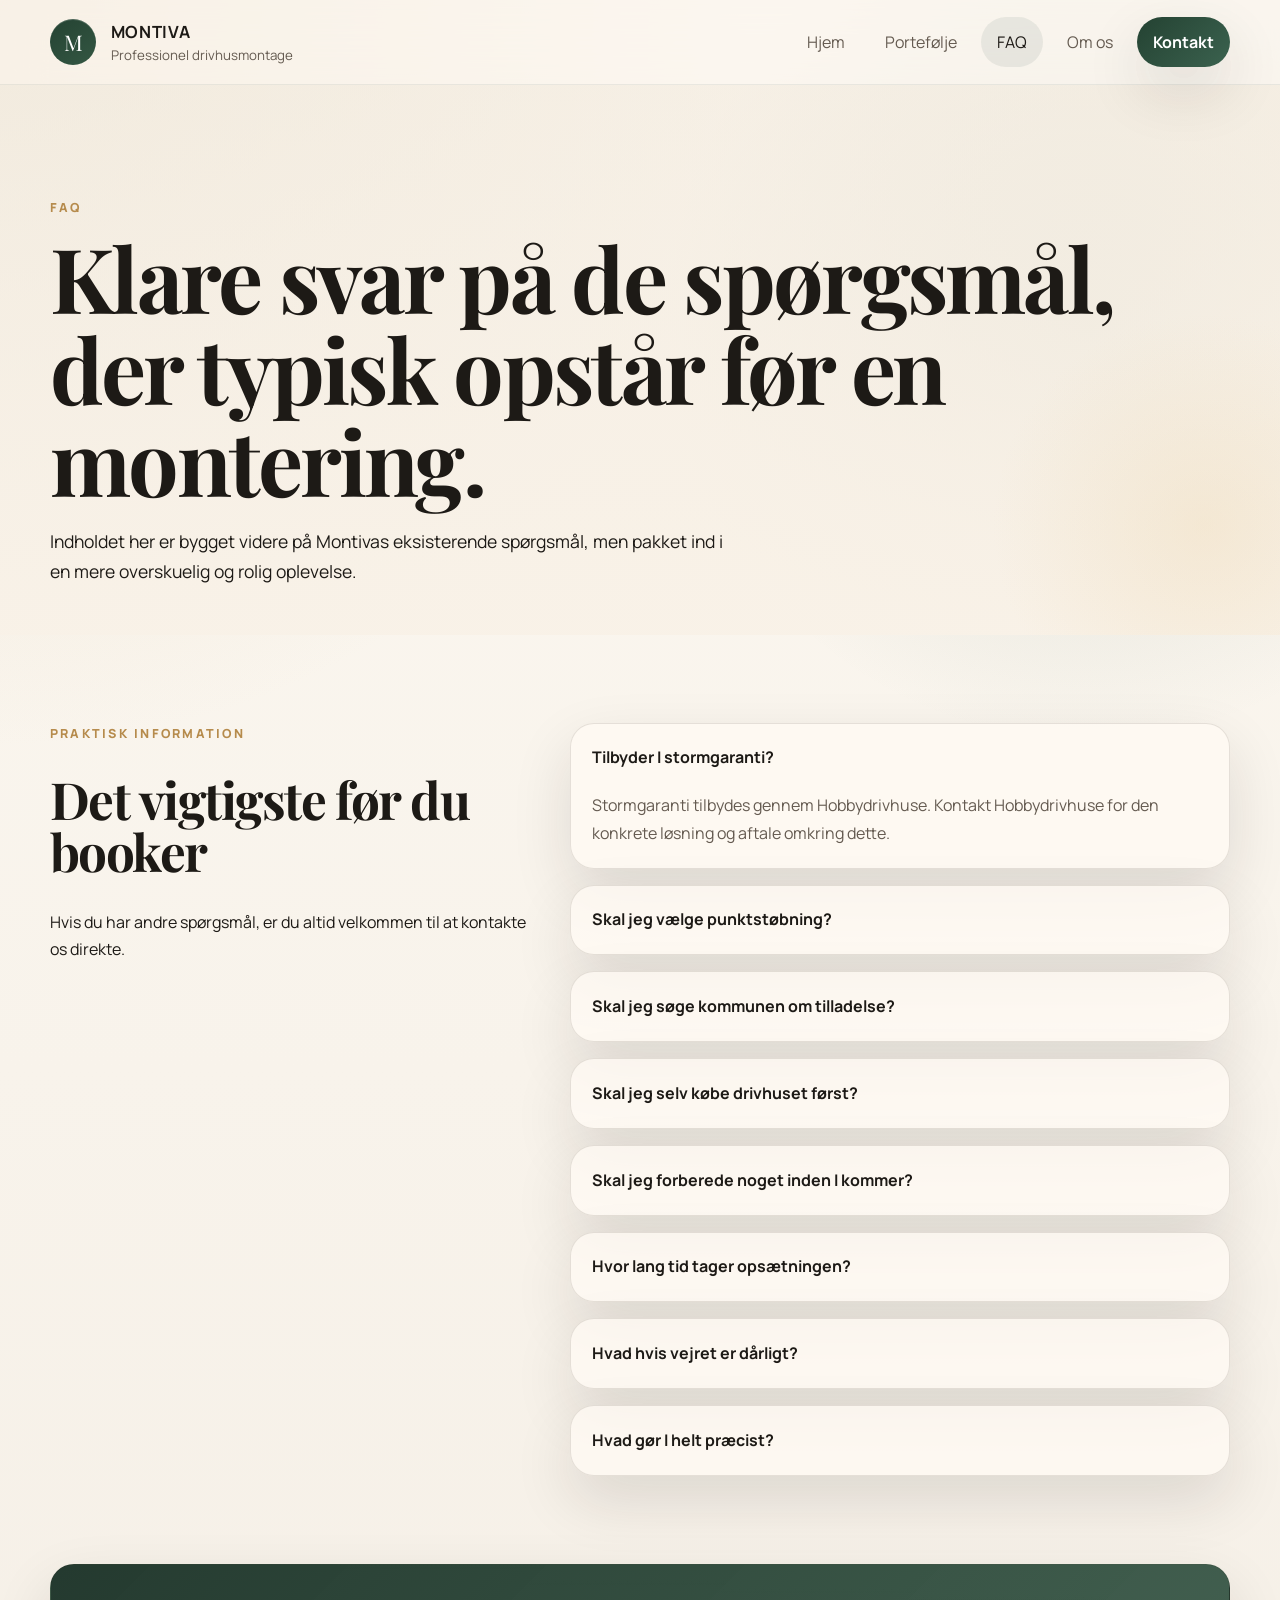
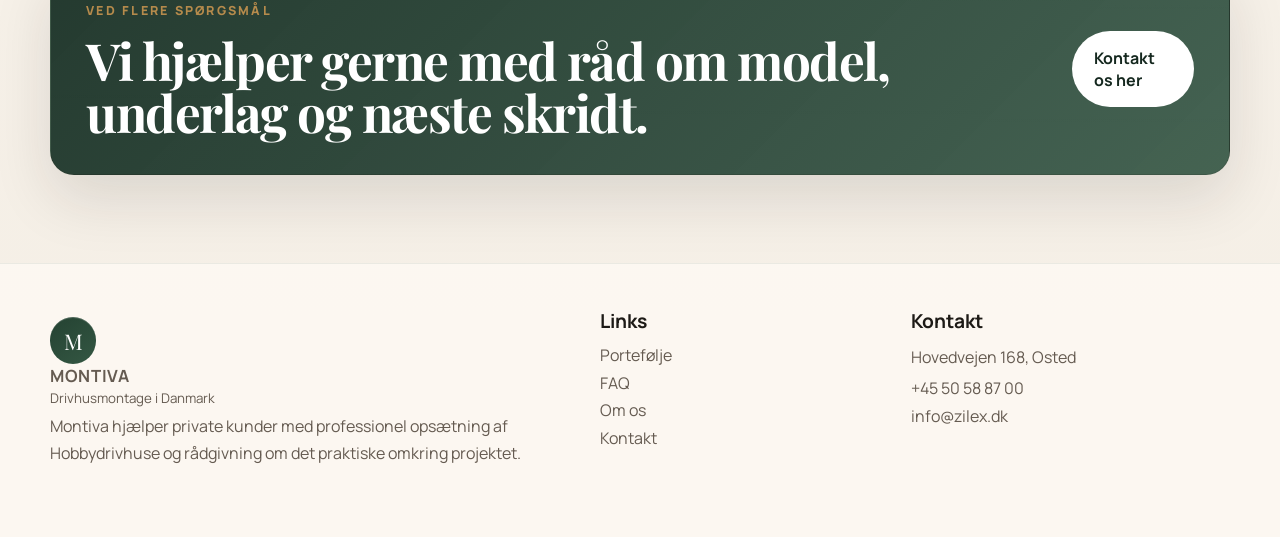
<file: faq.html>
<!DOCTYPE html>
<html lang="da">
<head>
  <meta charset="UTF-8">
  <meta name="viewport" content="width=device-width, initial-scale=1.0">
  <title>Montiva | Ofte stillede spørgsmål</title>
  <meta name="description" content="Få svar på de typiske spørgsmål om drivhusmontering, underlag, stormgaranti, byggetilladelse og tidsforbrug.">
  <link rel="preconnect" href="https://fonts.googleapis.com">
  <link rel="preconnect" href="https://fonts.gstatic.com" crossorigin>
  <link href="https://fonts.googleapis.com/css2?family=Manrope:wght@400;500;600;700;800&family=Playfair+Display:wght@600;700;800&display=swap" rel="stylesheet">
  <link rel="stylesheet" href="styles.css">
</head>
<body>
  <div class="site-shell">
    <header class="site-header">
      <div class="container nav-wrap">
        <a class="brand" href="index.html" aria-label="Montiva forside">
          <span class="brand-mark">M</span>
          <span class="brand-text">
            <strong>Montiva</strong>
            <small>Professionel drivhusmontage</small>
          </span>
        </a>
        <button class="menu-toggle" type="button" aria-expanded="false" aria-controls="site-nav">
          Menu
        </button>
        <nav class="site-nav" id="site-nav">
          <a href="index.html">Hjem</a>
          <a href="portefolje.html">Portefølje</a>
          <a class="active" href="faq.html">FAQ</a>
          <a href="om-os.html">Om os</a>
          <a class="button button-small" href="kontakt.html">Kontakt</a>
        </nav>
      </div>
    </header>

    <main>
      <section class="page-hero page-hero-faq">
        <div class="container">
          <p class="eyebrow">FAQ</p>
          <h1>Klare svar på de spørgsmål, der typisk opstår før en montering.</h1>
          <p class="lead">Indholdet her er bygget videre på Montivas eksisterende spørgsmål, men pakket ind i en mere overskuelig og rolig oplevelse.</p>
        </div>
      </section>

      <section class="section">
        <div class="container faq-layout">
          <div class="section-heading reveal">
            <p class="eyebrow">Praktisk information</p>
            <h2>Det vigtigste før du booker</h2>
            <p>Hvis du har andre spørgsmål, er du altid velkommen til at kontakte os direkte.</p>
          </div>
          <div class="faq-list">
            <details class="faq-item reveal" open>
              <summary>Tilbyder I stormgaranti?</summary>
              <p>Stormgaranti tilbydes gennem Hobbydrivhuse. Kontakt Hobbydrivhuse for den konkrete løsning og aftale omkring dette.</p>
            </details>
            <details class="faq-item reveal">
              <summary>Skal jeg vælge punktstøbning?</summary>
              <p>Punktstøbning kan være en stærk løsning ved åbne arealer, jordunderlag eller steder med meget vind. Har du terrasse eller fliser, kan direkte fastgørelse ofte være både enklere og tilstrækkelig. Vi rådgiver gerne ud fra dit konkrete underlag.</p>
            </details>
            <details class="faq-item reveal">
              <summary>Skal jeg søge kommunen om tilladelse?</summary>
              <p>Det afhænger af de lokale regler, men som udgangspunkt bliver det især relevant, hvis det samlede overdækkede areal udenfor huset overstiger 50 m². Tjek altid den konkrete praksis i din kommune.</p>
            </details>
            <details class="faq-item reveal">
              <summary>Skal jeg selv købe drivhuset først?</summary>
              <p>Ja. Du køber drivhuset direkte hos Hobbydrivhuse, hvorefter Montiva står for monteringen hos dig.</p>
            </details>
            <details class="faq-item reveal">
              <summary>Skal jeg forberede noget inden I kommer?</summary>
              <p>Du skal primært sikre, at drivhuset er leveret inden monteringsdatoen, og at underlaget er plant og klar. Vi anbefaler levering mindst en uge før den aftalte opsætning.</p>
            </details>
            <details class="faq-item reveal">
              <summary>Hvor lang tid tager opsætningen?</summary>
              <p>Typisk 1-2 dage, afhængigt af drivhusets størrelse, kompleksitet og vejret på dagen.</p>
            </details>
            <details class="faq-item reveal">
              <summary>Hvad hvis vejret er dårligt?</summary>
              <p>Ved kraftig regn eller storm tager vi kontakt og finder hurtigst muligt en ny dato, så resultatet ikke bliver kompromitteret.</p>
            </details>
            <details class="faq-item reveal">
              <summary>Hvad gør I helt præcist?</summary>
              <p>Vi kommer ud til dig og monterer dit Hobbydrivhus fra start til slut. Målet er en tryg og professionel proces, hvor du ikke selv skal stå med den tunge del af arbejdet.</p>
            </details>
          </div>
        </div>
      </section>

      <section class="section section-accent">
        <div class="container cta-banner reveal">
          <div>
            <p class="eyebrow">Ved flere spørgsmål</p>
            <h2>Vi hjælper gerne med råd om model, underlag og næste skridt.</h2>
          </div>
          <a class="button button-light" href="kontakt.html">Kontakt os her</a>
        </div>
      </section>
    </main>

    <footer class="site-footer">
      <div class="container footer-grid">
        <div>
          <a class="brand footer-brand" href="index.html">
            <span class="brand-mark">M</span>
            <span class="brand-text">
              <strong>Montiva</strong>
              <small>Drivhusmontage i Danmark</small>
            </span>
          </a>
          <p>Montiva hjælper private kunder med professionel opsætning af Hobbydrivhuse og rådgivning om det praktiske omkring projektet.</p>
        </div>
        <div>
          <h3>Links</h3>
          <a href="portefolje.html">Portefølje</a>
          <a href="faq.html">FAQ</a>
          <a href="om-os.html">Om os</a>
          <a href="kontakt.html">Kontakt</a>
        </div>
        <div>
          <h3>Kontakt</h3>
          <p>Hovedvejen 168, Osted</p>
          <a href="tel:+4550588700">+45 50 58 87 00</a>
          <a href="mailto:info@zilex.dk">info@zilex.dk</a>
        </div>
      </div>
    </footer>
  </div>

  <script src="script.js"></script>
</body>
</html>
</file>
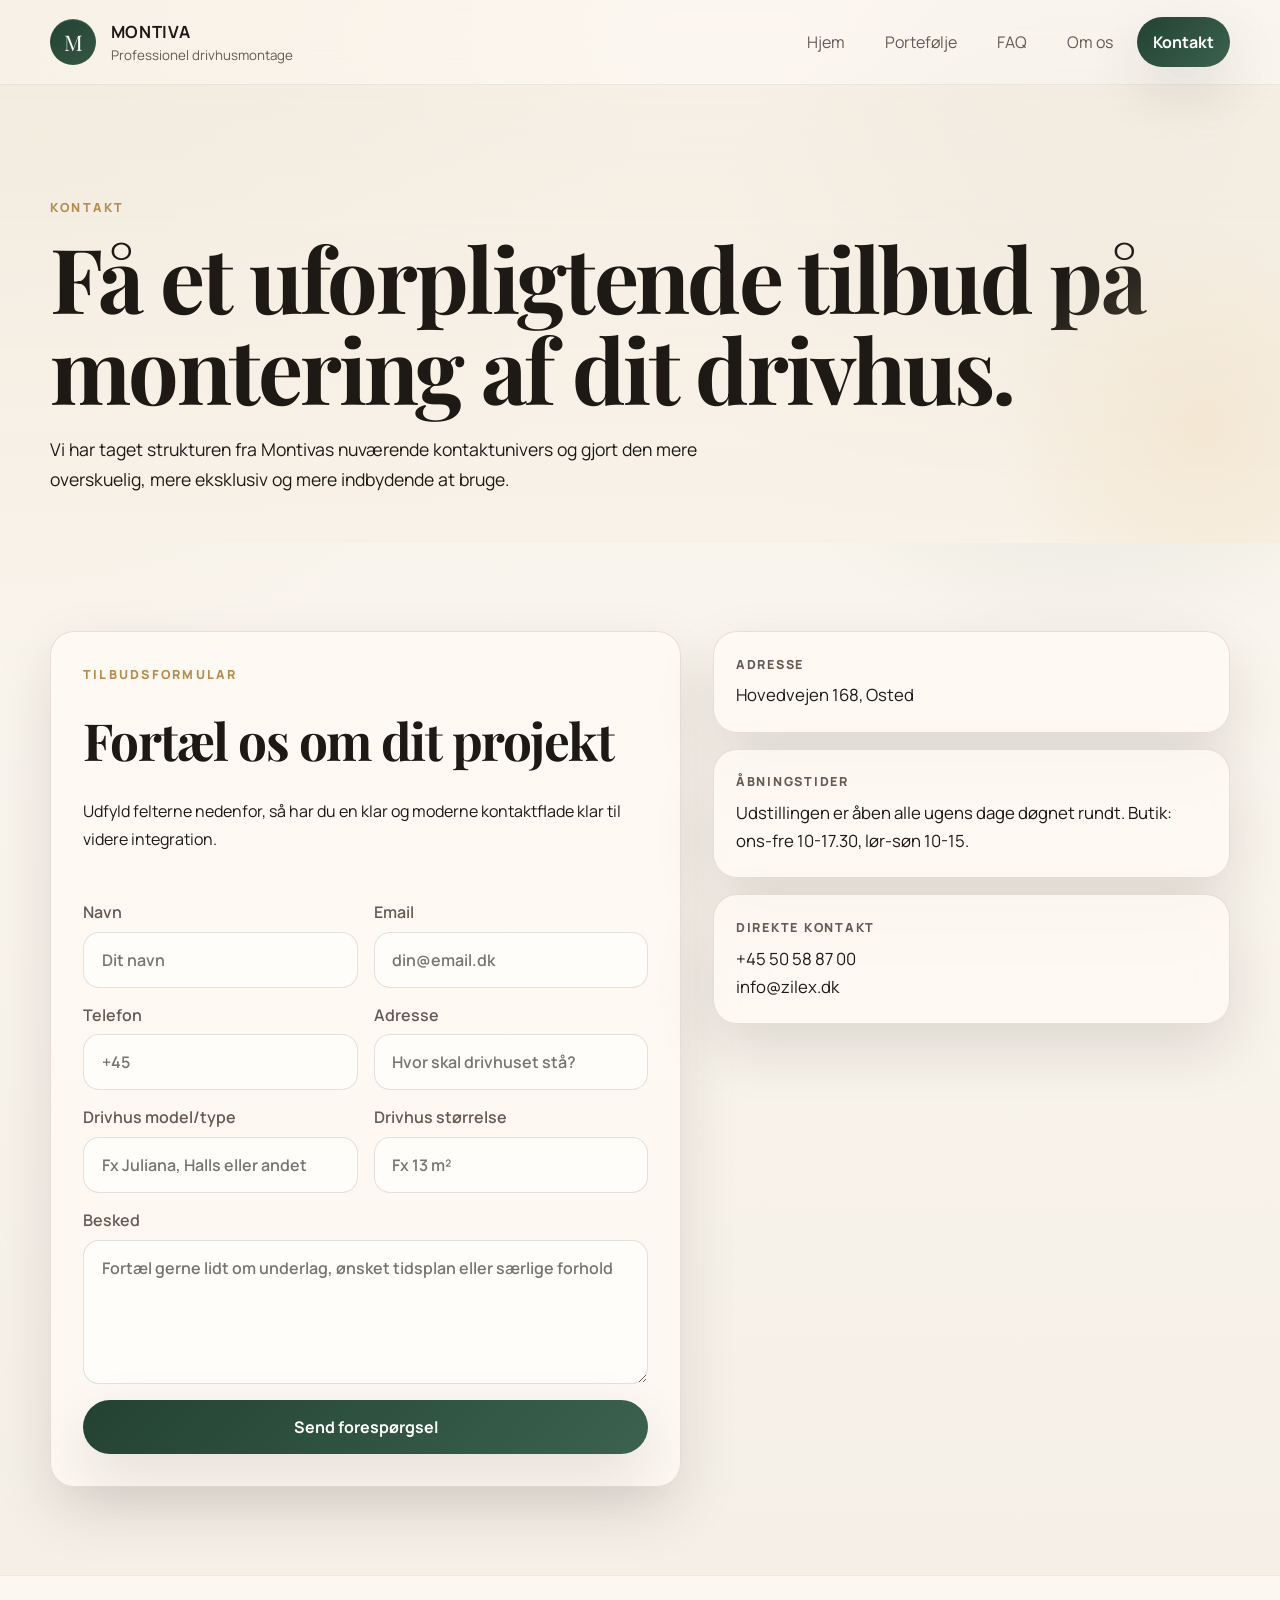
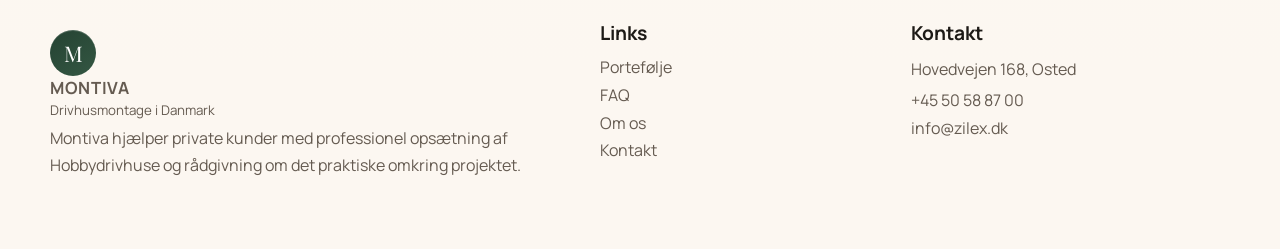
<file: kontakt.html>
<!DOCTYPE html>
<html lang="da">
<head>
  <meta charset="UTF-8">
  <meta name="viewport" content="width=device-width, initial-scale=1.0">
  <title>Montiva | Kontakt</title>
  <meta name="description" content="Kontakt Montiva og få et uforpligtende tilbud på professionel montering af dit drivhus.">
  <link rel="preconnect" href="https://fonts.googleapis.com">
  <link rel="preconnect" href="https://fonts.gstatic.com" crossorigin>
  <link href="https://fonts.googleapis.com/css2?family=Manrope:wght@400;500;600;700;800&family=Playfair+Display:wght@600;700;800&display=swap" rel="stylesheet">
  <link rel="stylesheet" href="styles.css">
</head>
<body>
  <div class="site-shell">
    <header class="site-header">
      <div class="container nav-wrap">
        <a class="brand" href="index.html" aria-label="Montiva forside">
          <span class="brand-mark">M</span>
          <span class="brand-text">
            <strong>Montiva</strong>
            <small>Professionel drivhusmontage</small>
          </span>
        </a>
        <button class="menu-toggle" type="button" aria-expanded="false" aria-controls="site-nav">
          Menu
        </button>
        <nav class="site-nav" id="site-nav">
          <a href="index.html">Hjem</a>
          <a href="portefolje.html">Portefølje</a>
          <a href="faq.html">FAQ</a>
          <a href="om-os.html">Om os</a>
          <a class="button button-small active-button" href="kontakt.html">Kontakt</a>
        </nav>
      </div>
    </header>

    <main>
      <section class="page-hero page-hero-contact">
        <div class="container">
          <p class="eyebrow">Kontakt</p>
          <h1>Få et uforpligtende tilbud på montering af dit drivhus.</h1>
          <p class="lead">Vi har taget strukturen fra Montivas nuværende kontaktunivers og gjort den mere overskuelig, mere eksklusiv og mere indbydende at bruge.</p>
        </div>
      </section>

      <section class="section">
        <div class="container contact-grid">
          <div class="contact-form-card reveal">
            <div class="section-heading">
              <p class="eyebrow">Tilbudsformular</p>
              <h2>Fortæl os om dit projekt</h2>
              <p>Udfyld felterne nedenfor, så har du en klar og moderne kontaktflade klar til videre integration.</p>
            </div>
            <form class="contact-form" data-static-form>
              <label>
                Navn
                <input type="text" name="name" placeholder="Dit navn">
              </label>
              <label>
                Email
                <input type="email" name="email" placeholder="din@email.dk">
              </label>
              <label>
                Telefon
                <input type="tel" name="phone" placeholder="+45">
              </label>
              <label>
                Adresse
                <input type="text" name="address" placeholder="Hvor skal drivhuset stå?">
              </label>
              <label>
                Drivhus model/type
                <input type="text" name="model" placeholder="Fx Juliana, Halls eller andet">
              </label>
              <label>
                Drivhus størrelse
                <input type="text" name="size" placeholder="Fx 13 m²">
              </label>
              <label class="full-span">
                Besked
                <textarea name="message" rows="5" placeholder="Fortæl gerne lidt om underlag, ønsket tidsplan eller særlige forhold"></textarea>
              </label>
              <button class="button" type="submit">Send forespørgsel</button>
              <p class="form-note" data-form-message hidden>Formularen er klar til tilkobling af mail eller backend. Indtil da kan du kontakte Montiva direkte via telefon eller email her på siden.</p>
            </form>
          </div>

          <aside class="contact-side reveal">
            <div class="panel-card">
              <p class="panel-label">Adresse</p>
              <p class="panel-value">Hovedvejen 168, Osted</p>
            </div>
            <div class="panel-card">
              <p class="panel-label">Åbningstider</p>
              <p class="panel-value">Udstillingen er åben alle ugens dage døgnet rundt. Butik: ons-fre 10-17.30, lør-søn 10-15.</p>
            </div>
            <div class="panel-card">
              <p class="panel-label">Direkte kontakt</p>
              <p class="panel-value"><a href="tel:+4550588700">+45 50 58 87 00</a><br><a href="mailto:info@zilex.dk">info@zilex.dk</a></p>
            </div>
          </aside>
        </div>
      </section>
    </main>

    <footer class="site-footer">
      <div class="container footer-grid">
        <div>
          <a class="brand footer-brand" href="index.html">
            <span class="brand-mark">M</span>
            <span class="brand-text">
              <strong>Montiva</strong>
              <small>Drivhusmontage i Danmark</small>
            </span>
          </a>
          <p>Montiva hjælper private kunder med professionel opsætning af Hobbydrivhuse og rådgivning om det praktiske omkring projektet.</p>
        </div>
        <div>
          <h3>Links</h3>
          <a href="portefolje.html">Portefølje</a>
          <a href="faq.html">FAQ</a>
          <a href="om-os.html">Om os</a>
          <a href="kontakt.html">Kontakt</a>
        </div>
        <div>
          <h3>Kontakt</h3>
          <p>Hovedvejen 168, Osted</p>
          <a href="tel:+4550588700">+45 50 58 87 00</a>
          <a href="mailto:info@zilex.dk">info@zilex.dk</a>
        </div>
      </div>
    </footer>
  </div>

  <script src="script.js"></script>
</body>
</html>
</file>
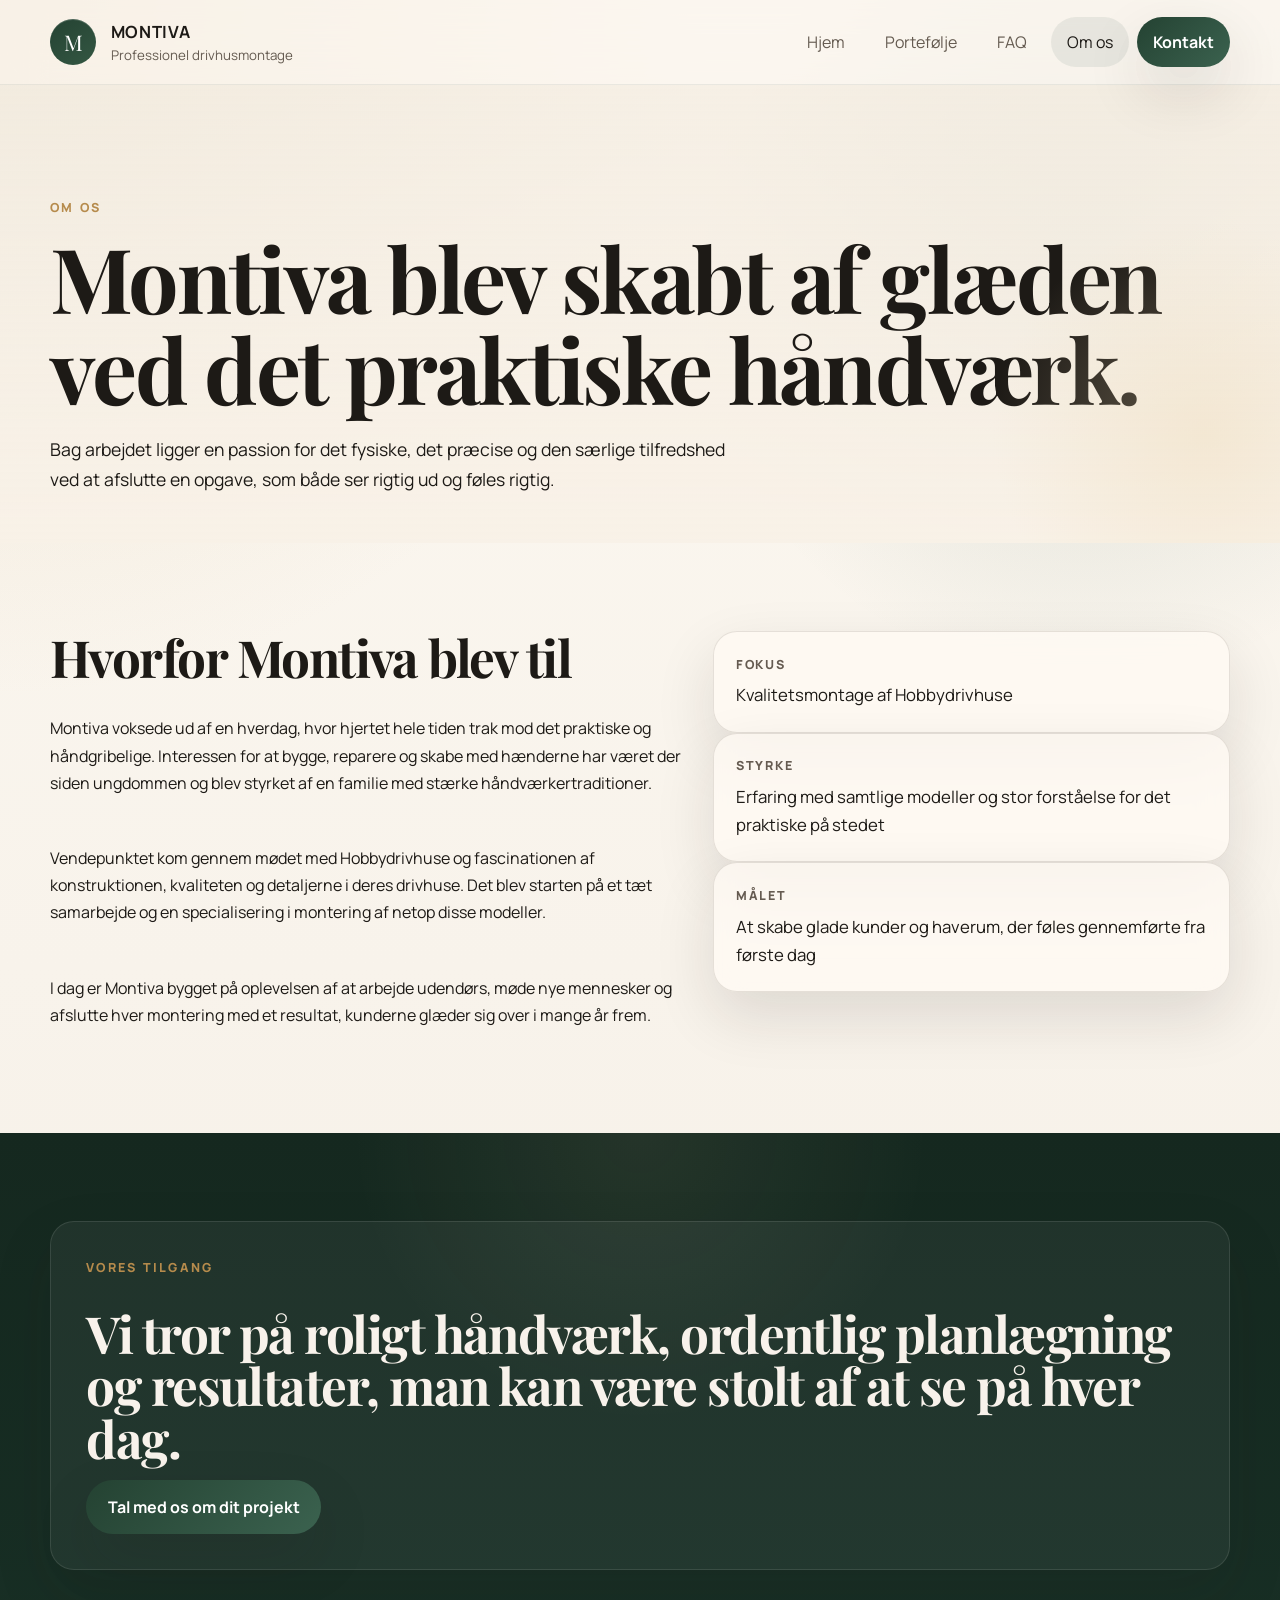
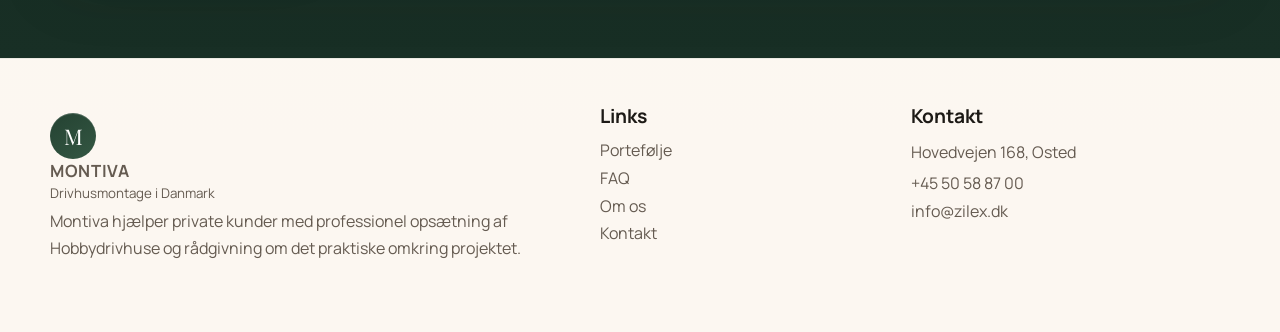
<file: om-os.html>
<!DOCTYPE html>
<html lang="da">
<head>
  <meta charset="UTF-8">
  <meta name="viewport" content="width=device-width, initial-scale=1.0">
  <title>Montiva | Om os</title>
  <meta name="description" content="Læs historien bag Montiva og passionen for håndværk, kvalitet og montering af drivhuse i hele Danmark.">
  <link rel="preconnect" href="https://fonts.googleapis.com">
  <link rel="preconnect" href="https://fonts.gstatic.com" crossorigin>
  <link href="https://fonts.googleapis.com/css2?family=Manrope:wght@400;500;600;700;800&family=Playfair+Display:wght@600;700;800&display=swap" rel="stylesheet">
  <link rel="stylesheet" href="styles.css">
</head>
<body>
  <div class="site-shell">
    <header class="site-header">
      <div class="container nav-wrap">
        <a class="brand" href="index.html" aria-label="Montiva forside">
          <span class="brand-mark">M</span>
          <span class="brand-text">
            <strong>Montiva</strong>
            <small>Professionel drivhusmontage</small>
          </span>
        </a>
        <button class="menu-toggle" type="button" aria-expanded="false" aria-controls="site-nav">
          Menu
        </button>
        <nav class="site-nav" id="site-nav">
          <a href="index.html">Hjem</a>
          <a href="portefolje.html">Portefølje</a>
          <a href="faq.html">FAQ</a>
          <a class="active" href="om-os.html">Om os</a>
          <a class="button button-small" href="kontakt.html">Kontakt</a>
        </nav>
      </div>
    </header>

    <main>
      <section class="page-hero page-hero-about">
        <div class="container">
          <p class="eyebrow">Om os</p>
          <h1>Montiva blev skabt af glæden ved det praktiske håndværk.</h1>
          <p class="lead">Bag arbejdet ligger en passion for det fysiske, det præcise og den særlige tilfredshed ved at afslutte en opgave, som både ser rigtig ud og føles rigtig.</p>
        </div>
      </section>

      <section class="section">
        <div class="container story-grid">
          <article class="story-copy reveal">
            <h2>Hvorfor Montiva blev til</h2>
            <p>Montiva voksede ud af en hverdag, hvor hjertet hele tiden trak mod det praktiske og håndgribelige. Interessen for at bygge, reparere og skabe med hænderne har været der siden ungdommen og blev styrket af en familie med stærke håndværkertraditioner.</p>
            <p>Vendepunktet kom gennem mødet med Hobbydrivhuse og fascinationen af konstruktionen, kvaliteten og detaljerne i deres drivhuse. Det blev starten på et tæt samarbejde og en specialisering i montering af netop disse modeller.</p>
            <p>I dag er Montiva bygget på oplevelsen af at arbejde udendørs, møde nye mennesker og afslutte hver montering med et resultat, kunderne glæder sig over i mange år frem.</p>
          </article>
          <aside class="story-facts reveal">
            <div class="panel-card">
              <p class="panel-label">Fokus</p>
              <p class="panel-value">Kvalitetsmontage af Hobbydrivhuse</p>
            </div>
            <div class="panel-card">
              <p class="panel-label">Styrke</p>
              <p class="panel-value">Erfaring med samtlige modeller og stor forståelse for det praktiske på stedet</p>
            </div>
            <div class="panel-card">
              <p class="panel-label">Målet</p>
              <p class="panel-value">At skabe glade kunder og haverum, der føles gennemførte fra første dag</p>
            </div>
          </aside>
        </div>
      </section>

      <section class="section section-dark">
        <div class="container quote-panel reveal">
          <p class="eyebrow">Vores tilgang</p>
          <h2>Vi tror på roligt håndværk, ordentlig planlægning og resultater, man kan være stolt af at se på hver dag.</h2>
          <a class="button" href="kontakt.html">Tal med os om dit projekt</a>
        </div>
      </section>
    </main>

    <footer class="site-footer">
      <div class="container footer-grid">
        <div>
          <a class="brand footer-brand" href="index.html">
            <span class="brand-mark">M</span>
            <span class="brand-text">
              <strong>Montiva</strong>
              <small>Drivhusmontage i Danmark</small>
            </span>
          </a>
          <p>Montiva hjælper private kunder med professionel opsætning af Hobbydrivhuse og rådgivning om det praktiske omkring projektet.</p>
        </div>
        <div>
          <h3>Links</h3>
          <a href="portefolje.html">Portefølje</a>
          <a href="faq.html">FAQ</a>
          <a href="om-os.html">Om os</a>
          <a href="kontakt.html">Kontakt</a>
        </div>
        <div>
          <h3>Kontakt</h3>
          <p>Hovedvejen 168, Osted</p>
          <a href="tel:+4550588700">+45 50 58 87 00</a>
          <a href="mailto:info@zilex.dk">info@zilex.dk</a>
        </div>
      </div>
    </footer>
  </div>

  <script src="script.js"></script>
</body>
</html>
</file>
<file: styles.css>
:root {
  --bg: #f7f2ea;
  --bg-soft: #fbf7f0;
  --surface: rgba(255, 250, 244, 0.7);
  --surface-strong: #fffaf4;
  --ink: #1d1a16;
  --muted: #655b51;
  --line: rgba(54, 42, 29, 0.12);
  --line-strong: rgba(54, 42, 29, 0.24);
  --forest: #244232;
  --forest-deep: #15281f;
  --gold: #b68b4c;
  --gold-soft: #edd7b0;
  --shadow: 0 24px 60px rgba(35, 28, 21, 0.12);
  --radius-xl: 32px;
  --radius-lg: 24px;
  --radius-md: 18px;
  --container: min(1180px, calc(100vw - 2rem));
}

*,
*::before,
*::after {
  box-sizing: border-box;
}

html {
  scroll-behavior: smooth;
}

body {
  margin: 0;
  font-family: "Manrope", sans-serif;
  background:
    radial-gradient(circle at top left, rgba(221, 200, 162, 0.4), transparent 30%),
    radial-gradient(circle at 85% 15%, rgba(79, 114, 95, 0.18), transparent 20%),
    linear-gradient(180deg, #fcf8f1 0%, #f4eee5 100%);
  color: var(--ink);
}

img {
  display: block;
  max-width: 100%;
}

a {
  color: inherit;
  text-decoration: none;
}

button,
input,
textarea {
  font: inherit;
}

.container {
  width: var(--container);
  margin: 0 auto;
}

.site-shell {
  min-height: 100vh;
}

.site-header {
  position: sticky;
  top: 0;
  z-index: 20;
  backdrop-filter: blur(20px);
  background: rgba(251, 246, 239, 0.72);
  border-bottom: 1px solid rgba(36, 66, 50, 0.08);
}

.nav-wrap {
  display: flex;
  align-items: center;
  justify-content: space-between;
  gap: 1.5rem;
  min-height: 84px;
}

.brand {
  display: inline-flex;
  align-items: center;
  gap: 0.9rem;
}

.brand-mark {
  width: 2.9rem;
  height: 2.9rem;
  border-radius: 50%;
  display: grid;
  place-items: center;
  color: #fff;
  font-family: "Playfair Display", serif;
  font-size: 1.35rem;
  background: linear-gradient(145deg, var(--forest), #345743);
  box-shadow: inset 0 1px 0 rgba(255, 255, 255, 0.18);
}

.brand-text {
  display: flex;
  flex-direction: column;
  gap: 0.15rem;
}

.brand-text strong {
  font-size: 1.05rem;
  letter-spacing: 0.04em;
  text-transform: uppercase;
}

.brand-text small {
  color: var(--muted);
}

.site-nav {
  display: flex;
  align-items: center;
  gap: 0.5rem;
}

.site-nav a {
  padding: 0.85rem 1rem;
  border-radius: 999px;
  color: var(--muted);
  transition: background-color 180ms ease, color 180ms ease, transform 180ms ease;
}

.site-nav a:hover,
.site-nav a.active {
  color: var(--ink);
  background: rgba(36, 66, 50, 0.08);
}

.site-nav a.button,
.site-nav a.button:hover,
.site-nav a.button:visited,
.site-nav a.active-button,
.site-nav a.active-button:hover {
  color: #fff;
}

.button {
  display: inline-flex;
  align-items: center;
  justify-content: center;
  gap: 0.5rem;
  padding: 1rem 1.35rem;
  border: 0;
  border-radius: 999px;
  background: linear-gradient(135deg, var(--forest), #3b624f);
  color: #fff;
  font-weight: 700;
  box-shadow: var(--shadow);
  transition: transform 180ms ease, box-shadow 180ms ease, opacity 180ms ease;
  color: #fff;
}

.button:hover {
  transform: translateY(-2px);
  box-shadow: 0 28px 65px rgba(35, 28, 21, 0.16);
}

.button-small {
  padding: 0.8rem 1.1rem;
}

.button-ghost {
  background: transparent;
  color: #fff;
  border: 1px solid rgba(255, 255, 255, 0.72);
  box-shadow: none;
}

.button-ghost:hover {
  background: rgba(255, 255, 255, 0.12);
  color: #fff;
}

.button-light {
  background: #fff;
  color: var(--forest-deep);
  box-shadow: none;
}

.active-button {
  background: linear-gradient(135deg, var(--forest), #3b624f);
  color: #fff !important;
}

.menu-toggle {
  display: none;
  border: 1px solid var(--line-strong);
  background: rgba(255, 255, 255, 0.6);
  border-radius: 999px;
  padding: 0.85rem 1.1rem;
}

.hero,
.page-hero {
  position: relative;
  overflow: clip;
}

.hero-home {
  padding: 6rem 0 4rem;
}

.hero-media {
  position: absolute;
  inset: 0;
  background:
    linear-gradient(90deg, rgba(18, 26, 22, 0.78) 0%, rgba(18, 26, 22, 0.35) 45%, rgba(18, 26, 22, 0.2) 100%),
    url("https://85fa0994cc.clvaw-cdnwnd.com/5a367b6e9b0435dcb0952d1d668f137d/200000264-155981559a/DSC02308-0.jpeg?ph=85fa0994cc") center/cover no-repeat;
  transform: scale(1.03);
}

.hero::after,
.page-hero::after {
  content: "";
  position: absolute;
  inset: auto -12% -120px auto;
  width: 460px;
  height: 460px;
  border-radius: 50%;
  background: radial-gradient(circle, rgba(237, 215, 176, 0.34), transparent 65%);
  pointer-events: none;
}

.hero-grid,
.contact-grid,
.story-grid,
.split-layout {
  position: relative;
  z-index: 1;
  display: grid;
  gap: 2rem;
}

.hero-grid {
  grid-template-columns: 1.4fr 0.8fr;
  align-items: end;
  min-height: 78vh;
}

.hero-copy {
  max-width: 760px;
  color: #fff;
}

.eyebrow {
  margin: 0 0 0.8rem;
  color: var(--gold-soft);
  text-transform: uppercase;
  letter-spacing: 0.18em;
  font-size: 0.78rem;
  font-weight: 800;
}

.page-hero .eyebrow,
.section .eyebrow,
.section-dark .eyebrow,
.section-accent .eyebrow {
  color: var(--gold);
}

h1,
h2,
h3 {
  margin: 0;
  line-height: 1.02;
}

h1,
h2 {
  font-family: "Playfair Display", serif;
  letter-spacing: -0.03em;
}

h1 {
  font-size: clamp(3rem, 7vw, 5.9rem);
}

h2 {
  font-size: clamp(2rem, 4vw, 3.6rem);
}

h3 {
  font-size: 1.2rem;
}

.lead,
p,
li,
summary {
  line-height: 1.7;
}

.lead {
  margin: 1.35rem 0 0;
  font-size: 1.1rem;
  max-width: 62ch;
}

.hero-actions,
.section-actions {
  display: flex;
  flex-wrap: wrap;
  gap: 1rem;
  margin-top: 2rem;
}

.hero-panel,
.feature-stack,
.faq-list,
.contact-side {
  display: grid;
  gap: 1rem;
}

.panel-card,
.feature-card,
.process-card,
.quote-panel,
.contact-form-card,
.faq-item,
.trust-item,
.cta-banner {
  border: 1px solid var(--line);
  border-radius: var(--radius-lg);
  background: rgba(255, 250, 244, 0.78);
  box-shadow: var(--shadow);
}

.panel-card {
  padding: 1.35rem;
  backdrop-filter: blur(14px);
}

.panel-label {
  margin: 0 0 0.4rem;
  color: var(--muted);
  font-size: 0.78rem;
  font-weight: 800;
  letter-spacing: 0.14em;
  text-transform: uppercase;
}

.panel-value {
  margin: 0;
  font-size: 1.05rem;
}

.trust-strip {
  padding: 0 0 2rem;
  margin-top: -1.75rem;
  position: relative;
  z-index: 2;
}

.trust-grid {
  display: grid;
  grid-template-columns: repeat(3, 1fr);
  gap: 1rem;
}

.trust-item {
  padding: 1.6rem;
}

.section {
  padding: 5.5rem 0;
}

.section-dark {
  background:
    radial-gradient(circle at top, rgba(237, 215, 176, 0.07), transparent 35%),
    linear-gradient(180deg, var(--forest-deep), #182f25);
  color: #f8f2eb;
}

.section-accent {
  padding-top: 0;
}

.section-heading {
  display: grid;
  gap: 1rem;
  max-width: 760px;
  margin-bottom: 2rem;
}

.section-heading.centered {
  text-align: center;
  margin-left: auto;
  margin-right: auto;
}

.split-layout {
  grid-template-columns: 0.95fr 1.05fr;
  align-items: start;
}

.feature-card {
  display: grid;
  grid-template-columns: auto 1fr;
  gap: 1rem;
  padding: 1.5rem;
}

.feature-number {
  color: var(--gold);
  font-family: "Playfair Display", serif;
  font-size: 2rem;
}

.process-grid {
  display: grid;
  grid-template-columns: repeat(3, 1fr);
  gap: 1rem;
}

.process-card {
  padding: 1.7rem;
  background: rgba(255, 255, 255, 0.06);
  border-color: rgba(255, 255, 255, 0.1);
}

.gallery-grid {
  display: grid;
  grid-template-columns: repeat(12, 1fr);
  gap: 1rem;
}

.gallery-card {
  overflow: hidden;
  border-radius: var(--radius-xl);
  box-shadow: var(--shadow);
  min-height: 280px;
  background: #e7ded1;
}

.gallery-card img {
  width: 100%;
  height: 100%;
  object-fit: cover;
  transition: transform 320ms ease;
}

.gallery-card:hover img {
  transform: scale(1.04);
}

.gallery-preview .gallery-card:nth-child(1) {
  grid-column: span 4;
}

.gallery-preview .gallery-card:nth-child(2) {
  grid-column: span 4;
}

.gallery-preview .gallery-card:nth-child(3) {
  grid-column: span 4;
}

.gallery-preview .gallery-card:nth-child(4) {
  grid-column: span 12;
  min-height: 360px;
}

.masonry-grid {
  columns: 3 260px;
  column-gap: 1rem;
}

.masonry-grid .gallery-card {
  break-inside: avoid;
  margin-bottom: 1rem;
}

.quote-panel,
.cta-banner {
  padding: 2.2rem;
}

.quote-panel {
  display: grid;
  gap: 1rem;
  justify-items: start;
  background: rgba(255, 255, 255, 0.05);
  border-color: rgba(255, 255, 255, 0.1);
}

.cta-banner {
  display: flex;
  justify-content: space-between;
  align-items: center;
  gap: 1.5rem;
  background:
    linear-gradient(135deg, rgba(24, 47, 37, 0.95), rgba(53, 87, 69, 0.92)),
    linear-gradient(180deg, rgba(255, 255, 255, 0.1), transparent);
  color: #fff;
}

.page-hero {
  padding: 7rem 0 3rem;
}

.page-hero-portfolio,
.page-hero-faq,
.page-hero-about,
.page-hero-contact {
  background:
    linear-gradient(180deg, rgba(249, 242, 232, 0.72), rgba(249, 242, 232, 0.96)),
    linear-gradient(120deg, rgba(36, 66, 50, 0.08), rgba(182, 139, 76, 0.14));
}

.faq-layout {
  display: grid;
  grid-template-columns: 0.85fr 1.15fr;
  gap: 2rem;
  align-items: start;
}

.faq-item {
  padding: 0 1.3rem;
}

.faq-item summary {
  cursor: pointer;
  list-style: none;
  padding: 1.3rem 0;
  font-weight: 700;
}

.faq-item summary::-webkit-details-marker {
  display: none;
}

.faq-item p {
  margin: 0 0 1.3rem;
  color: var(--muted);
}

.story-grid,
.contact-grid {
  grid-template-columns: 1.1fr 0.9fr;
  align-items: start;
}

.story-copy {
  display: grid;
  gap: 1rem;
}

.contact-form-card {
  padding: 2rem;
}

.contact-form {
  display: grid;
  grid-template-columns: repeat(2, 1fr);
  gap: 1rem;
}

.contact-form label {
  display: grid;
  gap: 0.55rem;
  color: var(--muted);
  font-weight: 600;
}

.contact-form input,
.contact-form textarea {
  width: 100%;
  padding: 1rem 1.1rem;
  border-radius: 16px;
  border: 1px solid rgba(36, 66, 50, 0.14);
  background: #fffdfa;
  color: var(--ink);
}

.contact-form input:focus,
.contact-form textarea:focus {
  outline: 2px solid rgba(182, 139, 76, 0.45);
  outline-offset: 2px;
}

.full-span,
.contact-form .button,
.form-note {
  grid-column: 1 / -1;
}

.form-note {
  margin: 0;
  color: var(--muted);
}

.site-footer {
  padding: 3rem 0 4rem;
  border-top: 1px solid rgba(36, 66, 50, 0.08);
  background: rgba(255, 251, 245, 0.72);
}

.footer-grid {
  display: grid;
  grid-template-columns: 1.3fr 0.7fr 0.8fr;
  gap: 2rem;
}

.footer-grid h3 {
  margin-bottom: 0.8rem;
}

.footer-grid a,
.footer-grid p {
  display: block;
  margin: 0.35rem 0;
  color: var(--muted);
}

.footer-brand {
  margin-bottom: 1rem;
}

.reveal {
  opacity: 0;
  transform: translateY(24px);
  transition: opacity 500ms ease, transform 500ms ease;
}

.reveal.is-visible {
  opacity: 1;
  transform: translateY(0);
}

@media (max-width: 980px) {
  .menu-toggle {
    display: inline-flex;
  }

  .site-nav {
    position: absolute;
    top: calc(100% + 0.75rem);
    right: 1rem;
    left: 1rem;
    display: none;
    flex-direction: column;
    align-items: stretch;
    padding: 1rem;
    border-radius: 24px;
    background: rgba(255, 249, 241, 0.96);
    border: 1px solid var(--line);
    box-shadow: var(--shadow);
  }

  .site-nav.open {
    display: flex;
  }

  .hero-grid,
  .split-layout,
  .faq-layout,
  .story-grid,
  .contact-grid,
  .process-grid,
  .trust-grid,
  .footer-grid {
    grid-template-columns: 1fr;
  }

  .gallery-preview .gallery-card,
  .gallery-preview .gallery-card:nth-child(4) {
    grid-column: span 12;
    min-height: 280px;
  }

  .cta-banner {
    flex-direction: column;
    align-items: flex-start;
  }
}

@media (max-width: 720px) {
  .hero-home,
  .page-hero {
    padding-top: 5rem;
  }

  .hero-grid {
    min-height: auto;
  }

  .contact-form {
    grid-template-columns: 1fr;
  }

  .feature-card {
    grid-template-columns: 1fr;
  }

  .gallery-card,
  .gallery-preview .gallery-card:nth-child(4) {
    min-height: 240px;
  }
}
</file>
